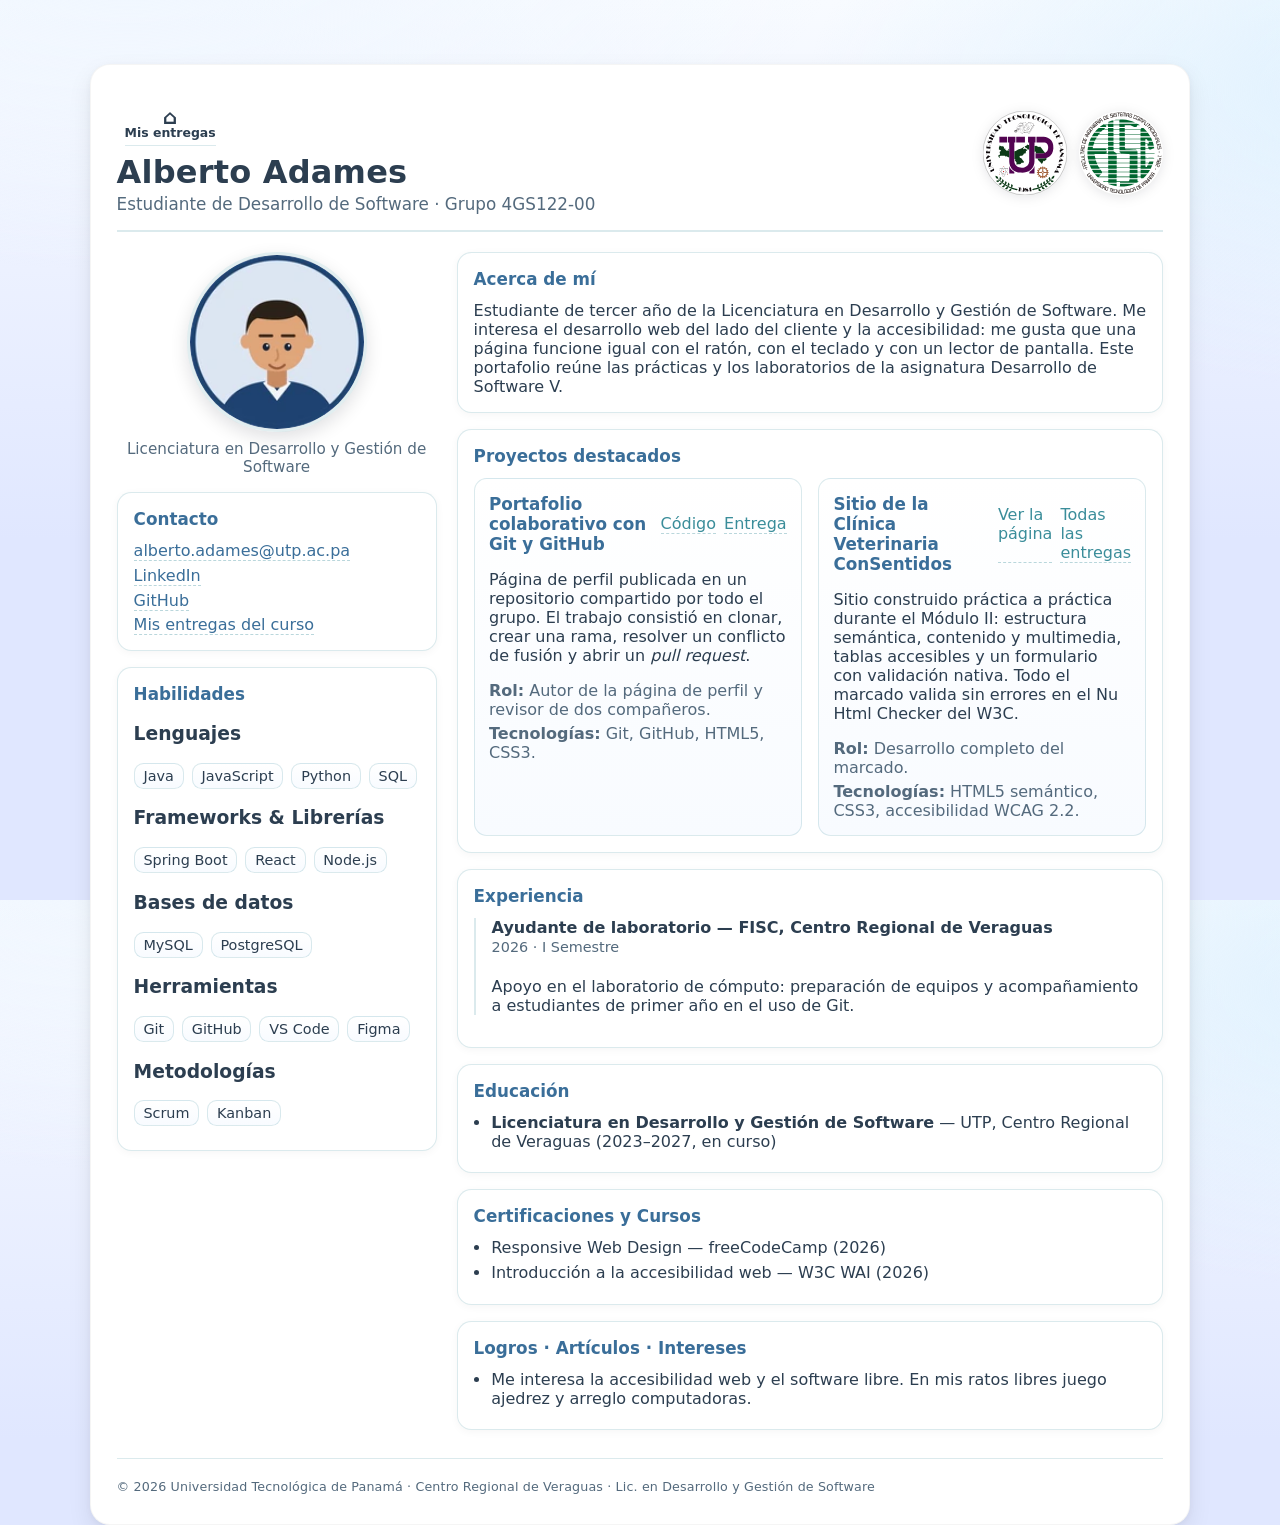
<file: docs/index.html>
<!DOCTYPE html>
<html lang="es">
  <head>
    <meta charset="utf-8">
    <meta name="viewport" content="width=device-width,initial-scale=1">
    <title>Alberto Adames — Perfil</title>

    <!-- CSS específico de esta página -->
    <link rel="stylesheet" href="./assets/css/about-adames-alberto.css">

    <!-- Descripción breve (práctica de metadatos/SEO) -->
    <meta
      name="description"
      content="Perfil de Alberto Adames, estudiante de la Licenciatura en Desarrollo y Gestión de Software (UTP FISC Veraguas).">
  </head>
  <body>
    <!-- Contenedor principal (layout en Grid definido en el CSS) -->
    <div class="page-grid">
      <header class="header">
        <div class="titulos">
          <!-- Navegación mínima (breadcrumb). Puedes añadir más tabs si el profe lo pide -->
          <div class="top-actions">
            <nav class="tabs-left" aria-label="Navegación">
              <a href="./modulos/index.html" class="tab-link is-active">
                <span class="ico" aria-hidden="true">&#8962;</span>
                <span class="label">Mis entregas</span>
              </a>
            </nav>
          </div>

          <!-- EDITA: nombre y tagline -->
          <h1 class="nombre">Alberto Adames</h1>
          <p class="tagline">Estudiante de Desarrollo de Software · Grupo 4GS122-00</p>
        </div>

        <!-- Logos institucionales (no cambiar rutas) -->
        <div class="logos">
          <img
            class="logo"
            src="./assets/img/logo-utp.svg"
            alt="Logo UTP">
          <img
            class="logo"
            src="./assets/img/logo-fisc.svg"
            alt="Logo FISC">
        </div>
      </header>

      <!-- Columna izquierda (foto + contacto + habilidades) -->
      <aside class="sidebar">
        <figure class="perfil">
          <img
            src="./assets/img/foto-adames-alberto-480.webp"
            srcset="
              ./assets/img/foto-adames-alberto-160.webp 160w,
              ./assets/img/foto-adames-alberto-320.webp 320w,
              ./assets/img/foto-adames-alberto-480.webp 480w,
              ./assets/img/foto-adames-alberto-640.webp 640w
            "
            sizes="(max-width: 700px) 128px, 160px"
            alt="Alberto Adames, estudiante de LDGS UTP FISC Veraguas"
            width="160"
            height="160"
            loading="lazy"
            decoding="async">
          <figcaption>
            Licenciatura en Desarrollo y Gestión de Software
          </figcaption>
        </figure>

        <section class="contacto card">
          <h2>Contacto</h2>
          <ul class="lista-contacto">
            <li>
              <a href="mailto:alberto.adames@utp.ac.pa">alberto.adames@utp.ac.pa</a>
            </li>
            <li>
              <a target="_blank" rel="noopener" href="https://www.linkedin.com/in/alberto-adames-ejemplo">LinkedIn</a>
            </li>
            <li>
              <a target="_blank" rel="noopener" href="https://github.com/alberto-adames-utp">GitHub</a>
            </li>
            <li>
              <a target="_blank" rel="noopener" href="./modulos/index.html">Mis entregas del curso</a>
            </li>
          </ul>
        </section>

        <!-- Añade o quita chips según tus tecnologías reales -->
        <section class="skills card">
          <h2>Habilidades</h2>

          <h3>Lenguajes</h3>
          <div class="chips">
            <span class="chip">Java</span>
            <span class="chip">JavaScript</span>
            <span class="chip">Python</span>
            <span class="chip">SQL</span>
          </div>

          <h3>Frameworks & Librerías</h3>
          <div class="chips">
            <span class="chip">Spring Boot</span>
            <span class="chip">React</span>
            <span class="chip">Node.js</span>
          </div>

          <h3>Bases de datos</h3>
          <div class="chips">
            <span class="chip">MySQL</span>
            <span class="chip">PostgreSQL</span>
          </div>

          <h3>Herramientas</h3>
          <div class="chips">
            <span class="chip">Git</span>
            <span class="chip">GitHub</span>
            <span class="chip">VS Code</span>
            <span class="chip">Figma</span>
          </div>

          <h3>Metodologías</h3>
          <div class="chips">
            <span class="chip">Scrum</span>
            <span class="chip">Kanban</span>
          </div>
        </section>
      </aside>

      <!-- Columna derecha (contenido principal) -->
      <main class="contenido">
        <section class="resumen card">
          <h2>Acerca de mí</h2>
          <p>
            Estudiante de tercer año de la Licenciatura en Desarrollo y Gestión de
            Software. Me interesa el desarrollo web del lado del cliente y la
            accesibilidad: me gusta que una página funcione igual con el ratón, con
            el teclado y con un lector de pantalla. Este portafolio reúne las
            prácticas y los laboratorios de la asignatura Desarrollo de Software V.
          </p>
        </section>

        <!-- Duplica <article.proyecto> por cada proyecto -->
        <section class="proyectos card">
          <h2>Proyectos destacados</h2>
          <div class="proyectos-flex">
            <article class="proyecto">
              <header class="proyecto-head">
                <h3>Portafolio colaborativo con Git y GitHub</h3>
                <div class="proyecto-links">
                  <a target="_blank" rel="noopener noreferrer" href="https://github.com/joseperaltab-utp-fisc/dsv-m01-git-laboratorio-4gs122">Código</a>
                  <a href="./modulos/m01-control-versiones/index.html">Entrega</a>
                </div>
              </header>
              <p>
                Página de perfil publicada en un repositorio compartido por todo el
                grupo. El trabajo consistió en clonar, crear una rama, resolver un
                conflicto de fusión y abrir un <i>pull request</i>.
              </p>
              <p class="rol"><strong>Rol:</strong> Autor de la página de perfil y revisor de dos compañeros.</p>
              <p class="tech"><strong>Tecnologías:</strong> Git, GitHub, HTML5, CSS3.</p>
            </article>

            <article class="proyecto">
              <header class="proyecto-head">
                <h3>Sitio de la Clínica Veterinaria ConSentidos</h3>
                <div class="proyecto-links">
                  <a href="./modulos/m02-html/p01-estructura/">Ver la página</a>
                  <a href="./modulos/index.html">Todas las entregas</a>
                </div>
              </header>
              <p>
                Sitio construido práctica a práctica durante el Módulo II: estructura
                semántica, contenido y multimedia, tablas accesibles y un formulario
                con validación nativa. Todo el marcado valida sin errores en el
                Nu Html Checker del W3C.
              </p>
              <p class="rol"><strong>Rol:</strong> Desarrollo completo del marcado.</p>
              <p class="tech"><strong>Tecnologías:</strong> HTML5 semántico, CSS3, accesibilidad WCAG 2.2.</p>
            </article>
          </div>
        </section>

        <section class="experiencia card">
          <h2>Experiencia</h2>
          <ul class="timeline">
            <li>
              <div class="item">
                <h3>Ayudante de laboratorio — FISC, Centro Regional de Veraguas</h3>
                <span class="meta">2026 · I Semestre</span>
                <p>Apoyo en el laboratorio de cómputo: preparación de equipos y acompañamiento a estudiantes de primer año en el uso de Git.</p>
              </div>
            </li>
          </ul>
        </section>

        <section class="educacion card">
          <h2>Educación</h2>
          <ul class="listado-simple">
            <li>
              <strong>Licenciatura en Desarrollo y Gestión de Software</strong>
              — UTP, Centro Regional de Veraguas (2023–2027, en curso)
            </li>
          </ul>
        </section>

        <section class="certificaciones card">
          <h2>Certificaciones y Cursos</h2>
          <ul class="listado-simple">
            <li>Responsive Web Design — freeCodeCamp (2026)</li>
            <li>Introducción a la accesibilidad web — W3C WAI (2026)</li>
          </ul>
        </section>

        <section class="extra card">
          <h2>Logros · Artículos · Intereses</h2>
          <ul class="listado-simple">
            <li>Me interesa la accesibilidad web y el software libre. En mis ratos libres juego ajedrez y arreglo computadoras.</li>
          </ul>
        </section>
      </main>

      <footer class="footer">
        <small>
          © 2026 Universidad Tecnológica de Panamá · Centro Regional de Veraguas
          · Lic. en Desarrollo y Gestión de Software
        </small>
      </footer>
    </div>
  </body>
</html>
</file>
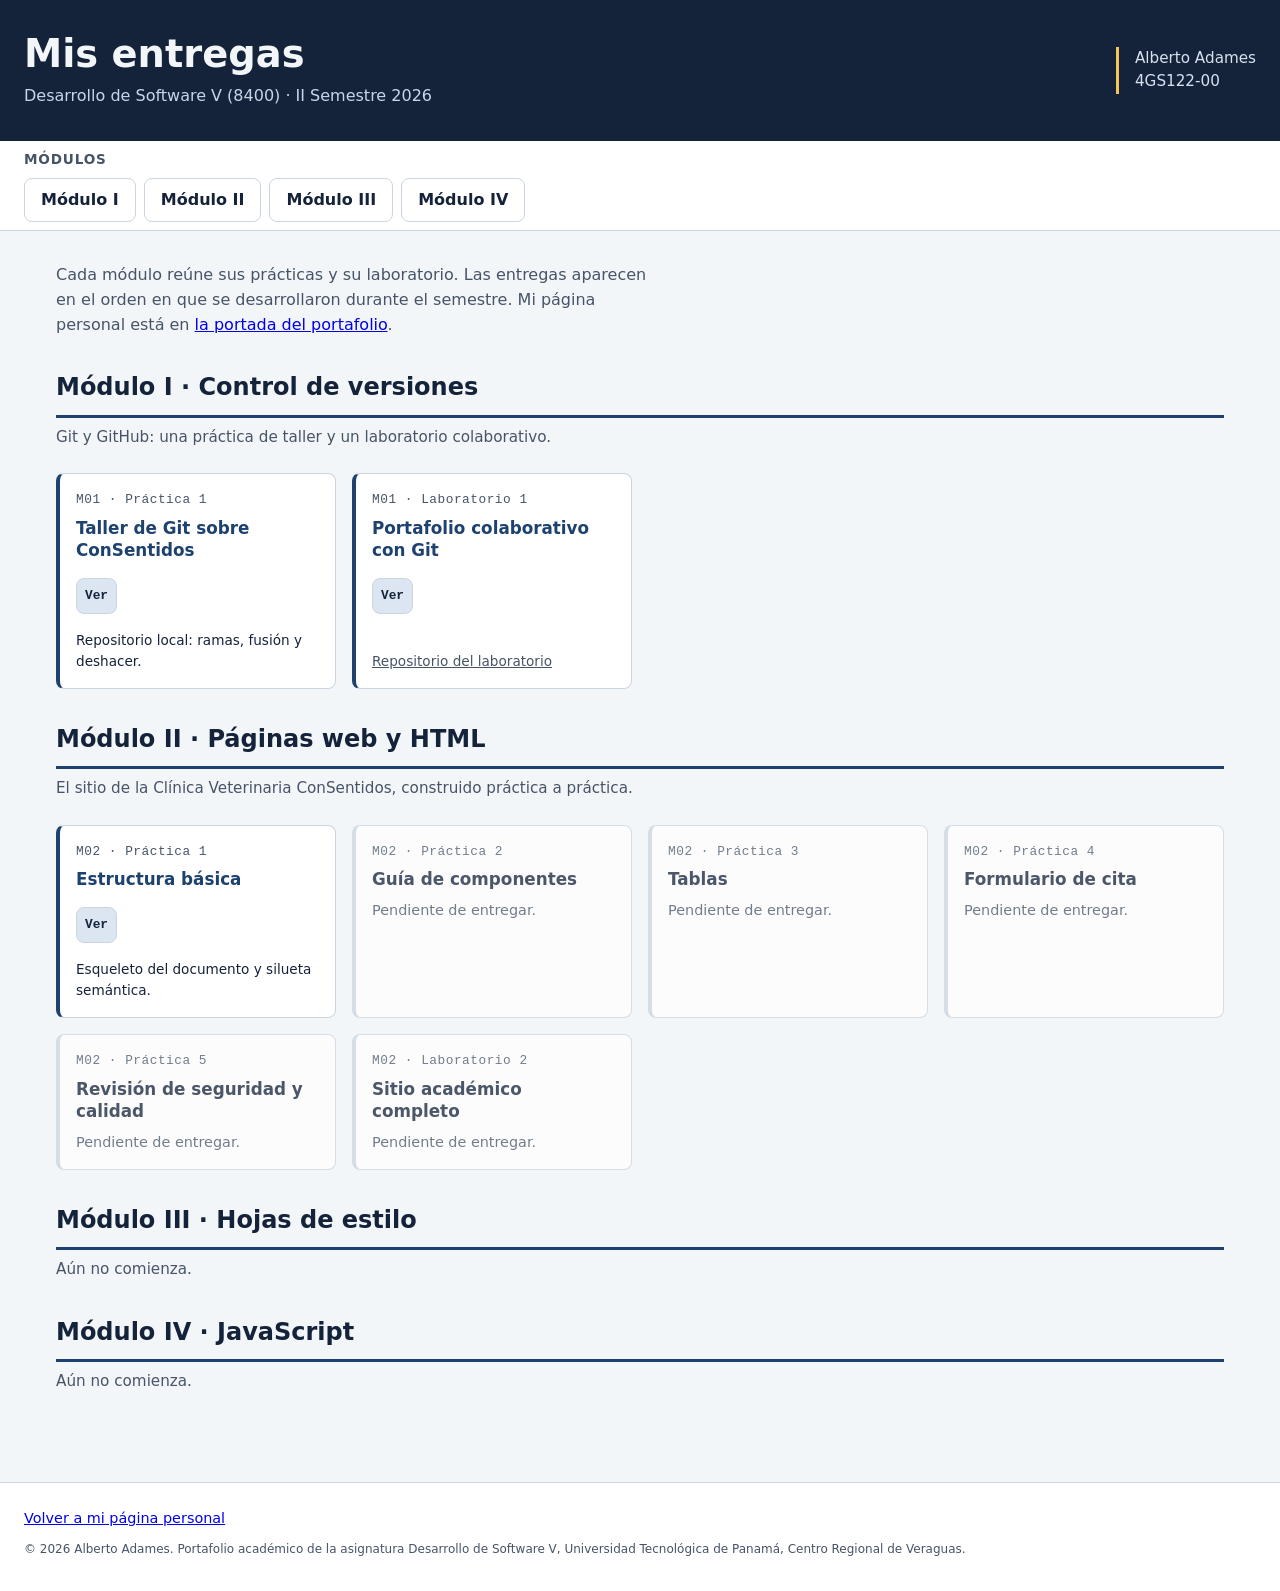
<file: docs/modulos/index.html>
<!DOCTYPE html>
<html lang="es">

<head>
  <meta charset="UTF-8">
  <meta name="viewport" content="width=device-width, initial-scale=1">
  <meta name="description"
        content="Prácticas y laboratorios de Alberto Adames en la asignatura Desarrollo de Software V.">
  <meta name="author" content="Alberto Adames">
  <title>Mis entregas | Alberto Adames</title>
  <link rel="stylesheet" href="../assets/css/entregas.css">
</head>

<body>
  <a href="#contenido">Saltar al contenido</a>

  <header>
    <hgroup>
      <h1>Mis entregas</h1>
      <p>Desarrollo de Software V (8400) · II Semestre 2026</p>
    </hgroup>
    <p>
      Alberto Adames<br>
      4GS122-00
    </p>
  </header>

  <nav aria-label="Módulos">
    <h2>Módulos</h2>
    <ul>
      <li><a href="#m01">Módulo I</a></li>
      <li><a href="#m02">Módulo II</a></li>
      <li><a href="#m03">Módulo III</a></li>
      <li><a href="#m04">Módulo IV</a></li>
    </ul>
  </nav>

  <main id="contenido">
    <p class="intro">
      Cada módulo reúne sus prácticas y su laboratorio. Las entregas aparecen en
      el orden en que se desarrollaron durante el semestre. Mi página personal
      está en <a href="../index.html">la portada del portafolio</a>.
    </p>

    <section id="m01">
      <h2>Módulo I · Control de versiones</h2>
      <p class="resumen">Git y GitHub: una práctica de taller y un laboratorio colaborativo.</p>
      <ul class="estudiantes">
        <li>
          <article>
            <p class="codigo">M01 · Práctica 1</p>
            <h3><a href="m01-control-versiones/p01-taller-git/">Taller de Git sobre ConSentidos</a></h3>
            <ul class="entregas">
              <li><a href="m01-control-versiones/p01-taller-git/">Ver</a></li>
            </ul>
            <p class="repo">Repositorio local: ramas, fusión y deshacer.</p>
          </article>
        </li>
        <li>
          <article>
            <p class="codigo">M01 · Laboratorio 1</p>
            <h3><a href="m01-control-versiones/lab01-github/">Portafolio colaborativo con Git</a></h3>
            <ul class="entregas">
              <li><a href="m01-control-versiones/lab01-github/">Ver</a></li>
            </ul>
            <p class="repo">
              <a href="https://github.com/joseperaltab-utp-fisc/dsv-m01-git-laboratorio-4gs122">Repositorio del laboratorio</a>
            </p>
          </article>
        </li>
      </ul>
    </section>

    <section id="m02">
      <h2>Módulo II · Páginas web y HTML</h2>
      <p class="resumen">
        El sitio de la Clínica Veterinaria ConSentidos, construido práctica a práctica.
      </p>
      <ul class="estudiantes">
        <li>
          <article>
            <p class="codigo">M02 · Práctica 1</p>
            <h3><a href="m02-html/p01-estructura/">Estructura básica</a></h3>
            <ul class="entregas">
              <li><a href="m02-html/p01-estructura/">Ver</a></li>
            </ul>
            <p class="repo">Esqueleto del documento y silueta semántica.</p>
          </article>
        </li>
        <li>
          <article class="pendiente">
            <p class="codigo">M02 · Práctica 2</p>
            <h3>Guía de componentes</h3>
            <p class="aviso">Pendiente de entregar.</p>
          </article>
        </li>
        <li>
          <article class="pendiente">
            <p class="codigo">M02 · Práctica 3</p>
            <h3>Tablas</h3>
            <p class="aviso">Pendiente de entregar.</p>
          </article>
        </li>
        <li>
          <article class="pendiente">
            <p class="codigo">M02 · Práctica 4</p>
            <h3>Formulario de cita</h3>
            <p class="aviso">Pendiente de entregar.</p>
          </article>
        </li>
        <li>
          <article class="pendiente">
            <p class="codigo">M02 · Práctica 5</p>
            <h3>Revisión de seguridad y calidad</h3>
            <p class="aviso">Pendiente de entregar.</p>
          </article>
        </li>
        <li>
          <article class="pendiente">
            <p class="codigo">M02 · Laboratorio 2</p>
            <h3>Sitio académico completo</h3>
            <p class="aviso">Pendiente de entregar.</p>
          </article>
        </li>
      </ul>
    </section>

    <section id="m03">
      <h2>Módulo III · Hojas de estilo</h2>
      <p class="resumen">Aún no comienza.</p>
    </section>

    <section id="m04">
      <h2>Módulo IV · JavaScript</h2>
      <p class="resumen">Aún no comienza.</p>
    </section>
  </main>

  <footer>
    <p><a href="../index.html">Volver a mi página personal</a></p>
    <p>
      <small>&copy; 2026 Alberto Adames. Portafolio académico de la asignatura
      Desarrollo de Software V, Universidad Tecnológica de Panamá, Centro
      Regional de Veraguas.</small>
    </p>
  </footer>
</body>

</html>
</file>
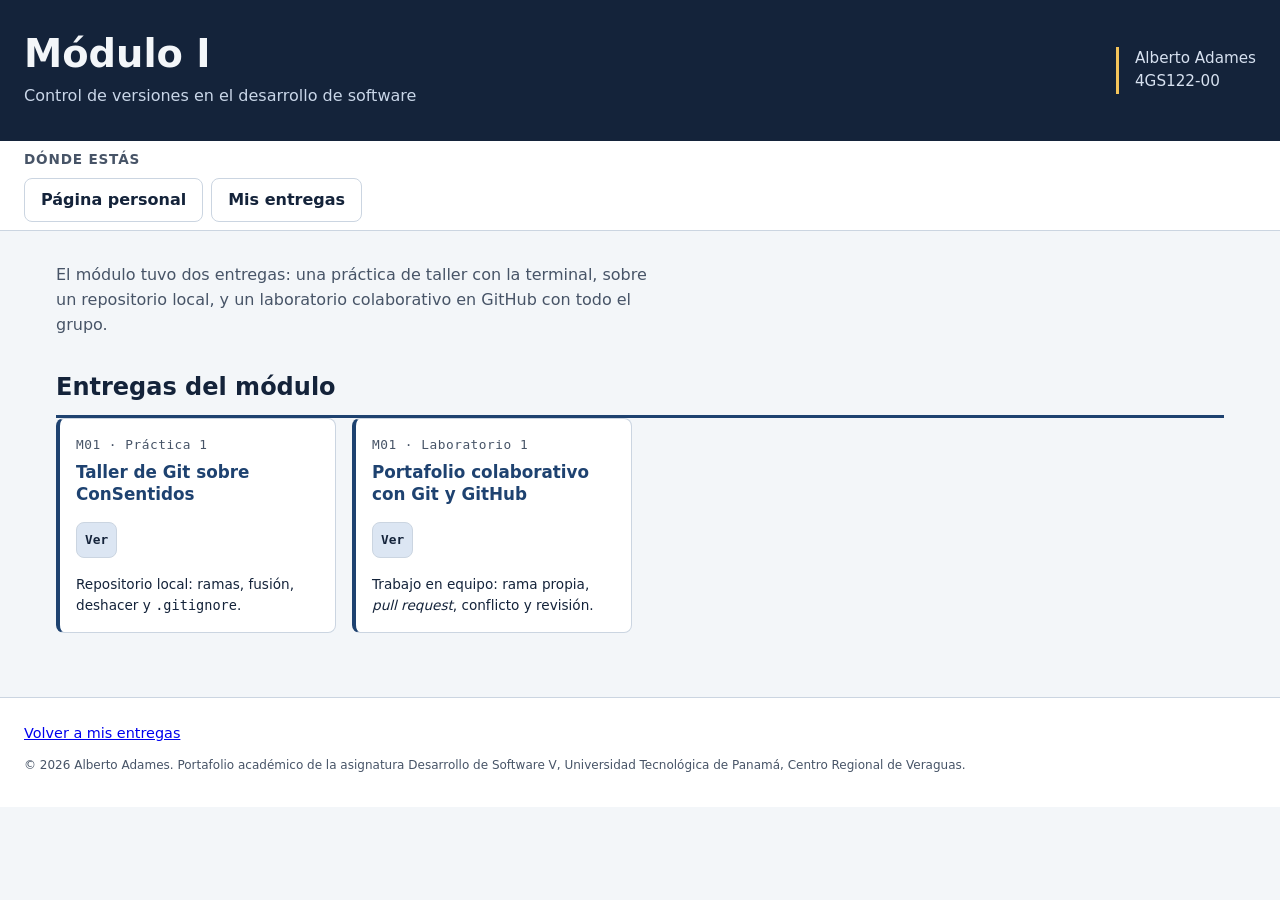
<file: docs/modulos/m01-control-versiones/index.html>
<!DOCTYPE html>
<html lang="es">

<head>
  <meta charset="UTF-8">
  <meta name="viewport" content="width=device-width, initial-scale=1">
  <meta name="description"
        content="Entregas del Módulo I, Control de versiones, de Alberto Adames.">
  <meta name="author" content="Alberto Adames">
  <title>Módulo I · Control de versiones | Alberto Adames</title>
  <link rel="stylesheet" href="../../assets/css/entregas.css">
</head>

<body>
  <a href="#contenido">Saltar al contenido</a>

  <header>
    <hgroup>
      <h1>Módulo I</h1>
      <p>Control de versiones en el desarrollo de software</p>
    </hgroup>
    <p>
      Alberto Adames<br>
      4GS122-00
    </p>
  </header>

  <nav aria-label="Navegación del portafolio">
    <h2>Dónde estás</h2>
    <ul>
      <li><a href="../../index.html">Página personal</a></li>
      <li><a href="../index.html">Mis entregas</a></li>
    </ul>
  </nav>

  <main id="contenido">
    <p class="intro">
      El módulo tuvo dos entregas: una práctica de taller con la terminal, sobre
      un repositorio local, y un laboratorio colaborativo en GitHub con todo el
      grupo.
    </p>

    <section>
      <h2>Entregas del módulo</h2>
      <ul class="estudiantes">
        <li>
          <article>
            <p class="codigo">M01 · Práctica 1</p>
            <h3><a href="p01-taller-git/">Taller de Git sobre ConSentidos</a></h3>
            <ul class="entregas">
              <li><a href="p01-taller-git/">Ver</a></li>
            </ul>
            <p class="repo">
              Repositorio local: ramas, fusión, deshacer y <code>.gitignore</code>.
            </p>
          </article>
        </li>
        <li>
          <article>
            <p class="codigo">M01 · Laboratorio 1</p>
            <h3><a href="lab01-github/">Portafolio colaborativo con Git y GitHub</a></h3>
            <ul class="entregas">
              <li><a href="lab01-github/">Ver</a></li>
            </ul>
            <p class="repo">
              Trabajo en equipo: rama propia, <i>pull request</i>, conflicto y revisión.
            </p>
          </article>
        </li>
      </ul>
    </section>
  </main>

  <footer>
    <p><a href="../index.html">Volver a mis entregas</a></p>
    <p>
      <small>&copy; 2026 Alberto Adames. Portafolio académico de la asignatura
      Desarrollo de Software V, Universidad Tecnológica de Panamá, Centro
      Regional de Veraguas.</small>
    </p>
  </footer>
</body>

</html>
</file>
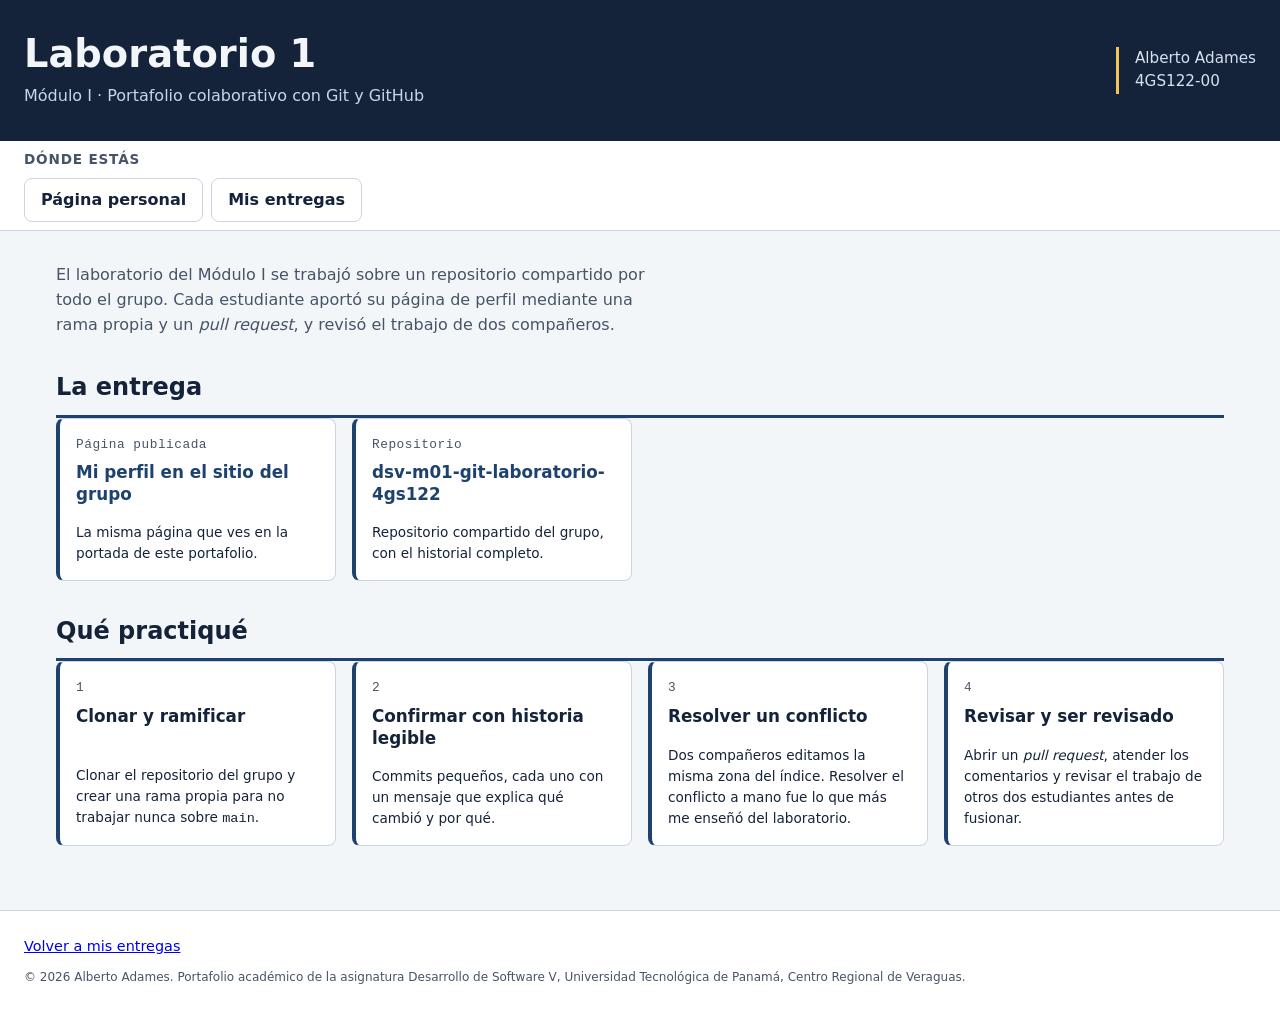
<file: docs/modulos/m01-control-versiones/lab01-github/index.html>
<!DOCTYPE html>
<html lang="es">

<head>
  <meta charset="UTF-8">
  <meta name="viewport" content="width=device-width, initial-scale=1">
  <meta name="description"
        content="Laboratorio 1 del Módulo I: portafolio colaborativo con Git y GitHub.">
  <meta name="author" content="Alberto Adames">
  <title>Módulo I · Laboratorio 1 | Alberto Adames</title>
  <link rel="stylesheet" href="../../../assets/css/entregas.css">
</head>

<body>
  <a href="#contenido">Saltar al contenido</a>

  <header>
    <hgroup>
      <h1>Laboratorio 1</h1>
      <p>Módulo I · Portafolio colaborativo con Git y GitHub</p>
    </hgroup>
    <p>
      Alberto Adames<br>
      4GS122-00
    </p>
  </header>

  <nav aria-label="Navegación del portafolio">
    <h2>Dónde estás</h2>
    <ul>
      <li><a href="../../../index.html">Página personal</a></li>
      <li><a href="../../index.html">Mis entregas</a></li>
    </ul>
  </nav>

  <main id="contenido">
    <p class="intro">
      El laboratorio del Módulo I se trabajó sobre un repositorio compartido por
      todo el grupo. Cada estudiante aportó su página de perfil mediante una
      rama propia y un <i>pull request</i>, y revisó el trabajo de dos
      compañeros.
    </p>

    <section>
      <h2>La entrega</h2>
      <ul class="estudiantes">
        <li>
          <article>
            <p class="codigo">Página publicada</p>
            <h3>
              <a href="https://joseperaltab-utp-fisc.github.io/dsv-m01-git-laboratorio-4gs122/alumnos/adames-alberto/about-adames-alberto.html">
                Mi perfil en el sitio del grupo
              </a>
            </h3>
            <p class="repo">La misma página que ves en la portada de este portafolio.</p>
          </article>
        </li>
        <li>
          <article>
            <p class="codigo">Repositorio</p>
            <h3>
              <a href="https://github.com/joseperaltab-utp-fisc/dsv-m01-git-laboratorio-4gs122">
                dsv-m01-git-laboratorio-4gs122
              </a>
            </h3>
            <p class="repo">Repositorio compartido del grupo, con el historial completo.</p>
          </article>
        </li>
      </ul>
    </section>

    <section>
      <h2>Qué practiqué</h2>
      <ul class="estudiantes">
        <li>
          <article>
            <p class="codigo">1</p>
            <h3>Clonar y ramificar</h3>
            <p class="repo">
              Clonar el repositorio del grupo y crear una rama propia para no
              trabajar nunca sobre <code>main</code>.
            </p>
          </article>
        </li>
        <li>
          <article>
            <p class="codigo">2</p>
            <h3>Confirmar con historia legible</h3>
            <p class="repo">
              Commits pequeños, cada uno con un mensaje que explica qué cambió y
              por qué.
            </p>
          </article>
        </li>
        <li>
          <article>
            <p class="codigo">3</p>
            <h3>Resolver un conflicto</h3>
            <p class="repo">
              Dos compañeros editamos la misma zona del índice. Resolver el
              conflicto a mano fue lo que más me enseñó del laboratorio.
            </p>
          </article>
        </li>
        <li>
          <article>
            <p class="codigo">4</p>
            <h3>Revisar y ser revisado</h3>
            <p class="repo">
              Abrir un <i>pull request</i>, atender los comentarios y revisar el
              trabajo de otros dos estudiantes antes de fusionar.
            </p>
          </article>
        </li>
      </ul>
    </section>
  </main>

  <footer>
    <p><a href="../../index.html">Volver a mis entregas</a></p>
    <p>
      <small>&copy; 2026 Alberto Adames. Portafolio académico de la asignatura
      Desarrollo de Software V, Universidad Tecnológica de Panamá, Centro
      Regional de Veraguas.</small>
    </p>
  </footer>
</body>

</html>
</file>
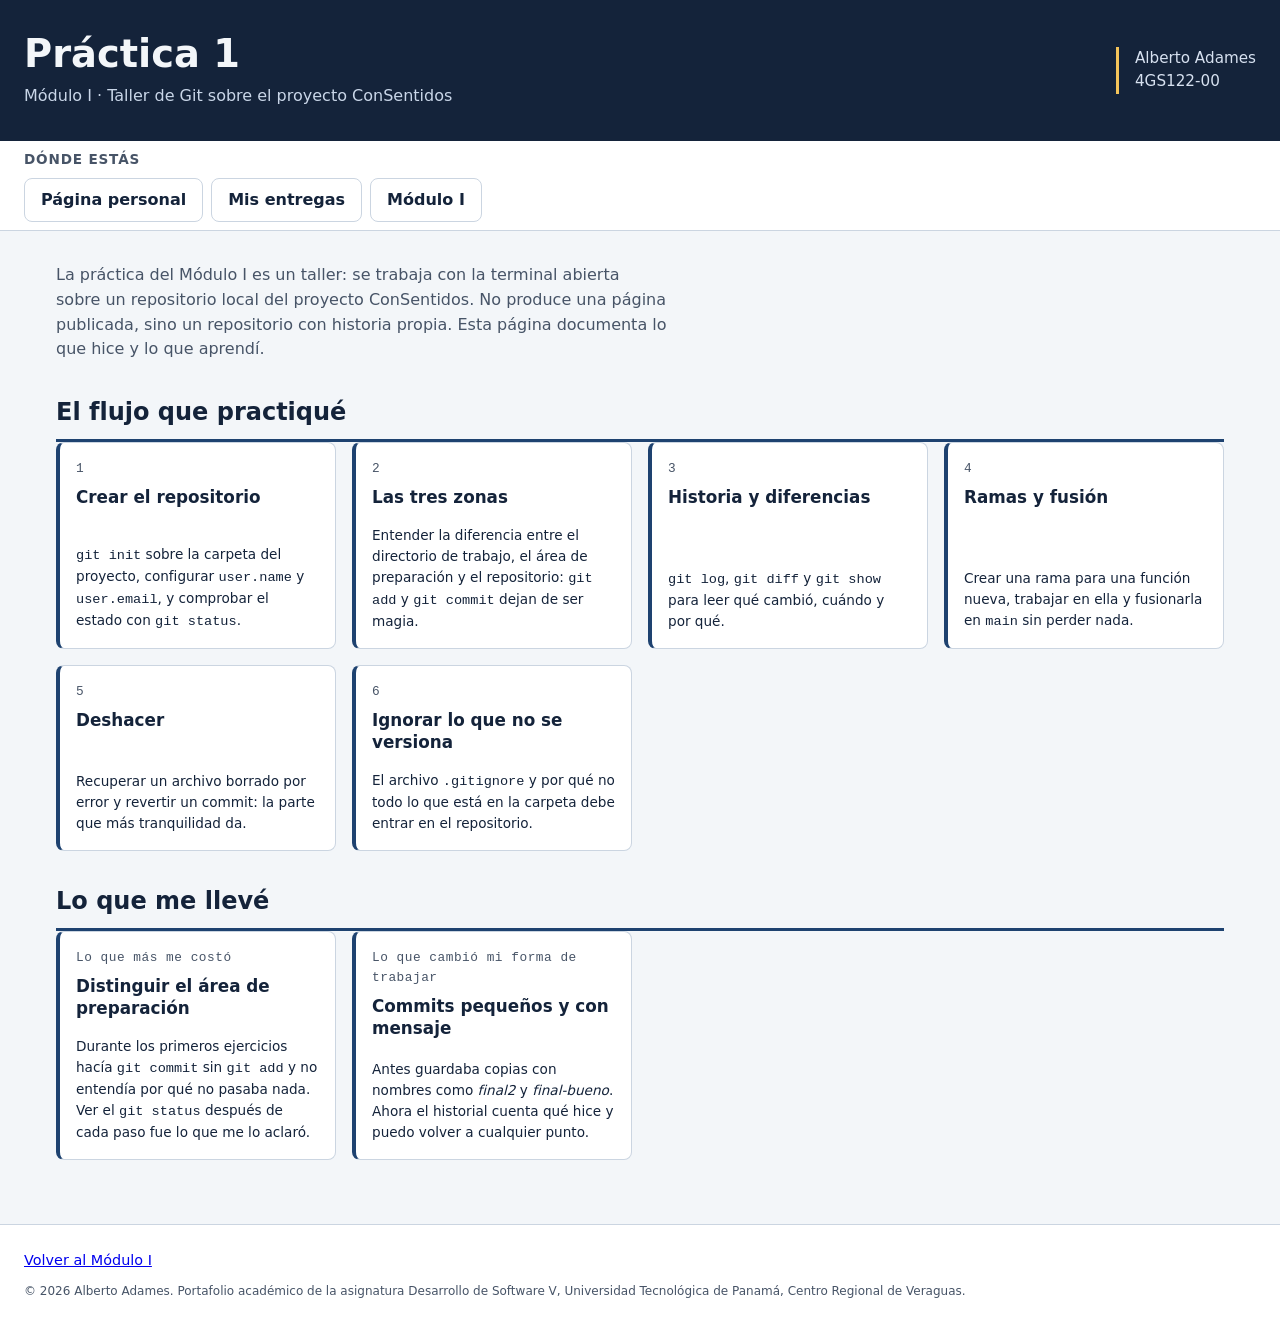
<file: docs/modulos/m01-control-versiones/p01-taller-git/index.html>
<!DOCTYPE html>
<html lang="es">

<head>
  <meta charset="UTF-8">
  <meta name="viewport" content="width=device-width, initial-scale=1">
  <meta name="description"
        content="Práctica 1 del Módulo I: taller de Git sobre el proyecto ConSentidos.">
  <meta name="author" content="Alberto Adames">
  <title>Módulo I · Práctica 1 | Alberto Adames</title>
  <link rel="stylesheet" href="../../../assets/css/entregas.css">
</head>

<body>
  <a href="#contenido">Saltar al contenido</a>

  <header>
    <hgroup>
      <h1>Práctica 1</h1>
      <p>Módulo I · Taller de Git sobre el proyecto ConSentidos</p>
    </hgroup>
    <p>
      Alberto Adames<br>
      4GS122-00
    </p>
  </header>

  <nav aria-label="Navegación del portafolio">
    <h2>Dónde estás</h2>
    <ul>
      <li><a href="../../../index.html">Página personal</a></li>
      <li><a href="../../index.html">Mis entregas</a></li>
      <li><a href="../index.html">Módulo I</a></li>
    </ul>
  </nav>

  <main id="contenido">
    <p class="intro">
      La práctica del Módulo I es un taller: se trabaja con la terminal abierta
      sobre un repositorio local del proyecto ConSentidos. No produce una página
      publicada, sino un repositorio con historia propia. Esta página documenta
      lo que hice y lo que aprendí.
    </p>

    <section>
      <h2>El flujo que practiqué</h2>
      <ul class="estudiantes">
        <li>
          <article>
            <p class="codigo">1</p>
            <h3>Crear el repositorio</h3>
            <p class="repo">
              <code>git init</code> sobre la carpeta del proyecto, configurar
              <code>user.name</code> y <code>user.email</code>, y comprobar el
              estado con <code>git status</code>.
            </p>
          </article>
        </li>
        <li>
          <article>
            <p class="codigo">2</p>
            <h3>Las tres zonas</h3>
            <p class="repo">
              Entender la diferencia entre el directorio de trabajo, el área de
              preparación y el repositorio: <code>git add</code> y
              <code>git commit</code> dejan de ser magia.
            </p>
          </article>
        </li>
        <li>
          <article>
            <p class="codigo">3</p>
            <h3>Historia y diferencias</h3>
            <p class="repo">
              <code>git log</code>, <code>git diff</code> y
              <code>git show</code> para leer qué cambió, cuándo y por qué.
            </p>
          </article>
        </li>
        <li>
          <article>
            <p class="codigo">4</p>
            <h3>Ramas y fusión</h3>
            <p class="repo">
              Crear una rama para una función nueva, trabajar en ella y
              fusionarla en <code>main</code> sin perder nada.
            </p>
          </article>
        </li>
        <li>
          <article>
            <p class="codigo">5</p>
            <h3>Deshacer</h3>
            <p class="repo">
              Recuperar un archivo borrado por error y revertir un commit:
              la parte que más tranquilidad da.
            </p>
          </article>
        </li>
        <li>
          <article>
            <p class="codigo">6</p>
            <h3>Ignorar lo que no se versiona</h3>
            <p class="repo">
              El archivo <code>.gitignore</code> y por qué no todo lo que está
              en la carpeta debe entrar en el repositorio.
            </p>
          </article>
        </li>
      </ul>
    </section>

    <section>
      <h2>Lo que me llevé</h2>
      <ul class="estudiantes">
        <li>
          <article>
            <p class="codigo">Lo que más me costó</p>
            <h3>Distinguir el área de preparación</h3>
            <p class="repo">
              Durante los primeros ejercicios hacía <code>git commit</code> sin
              <code>git add</code> y no entendía por qué no pasaba nada.
              Ver el <code>git status</code> después de cada paso fue lo que me
              lo aclaró.
            </p>
          </article>
        </li>
        <li>
          <article>
            <p class="codigo">Lo que cambió mi forma de trabajar</p>
            <h3>Commits pequeños y con mensaje</h3>
            <p class="repo">
              Antes guardaba copias con nombres como <i>final2</i> y
              <i>final-bueno</i>. Ahora el historial cuenta qué hice y puedo
              volver a cualquier punto.
            </p>
          </article>
        </li>
      </ul>
    </section>
  </main>

  <footer>
    <p><a href="../index.html">Volver al Módulo I</a></p>
    <p>
      <small>&copy; 2026 Alberto Adames. Portafolio académico de la asignatura
      Desarrollo de Software V, Universidad Tecnológica de Panamá, Centro
      Regional de Veraguas.</small>
    </p>
  </footer>
</body>

</html>
</file>
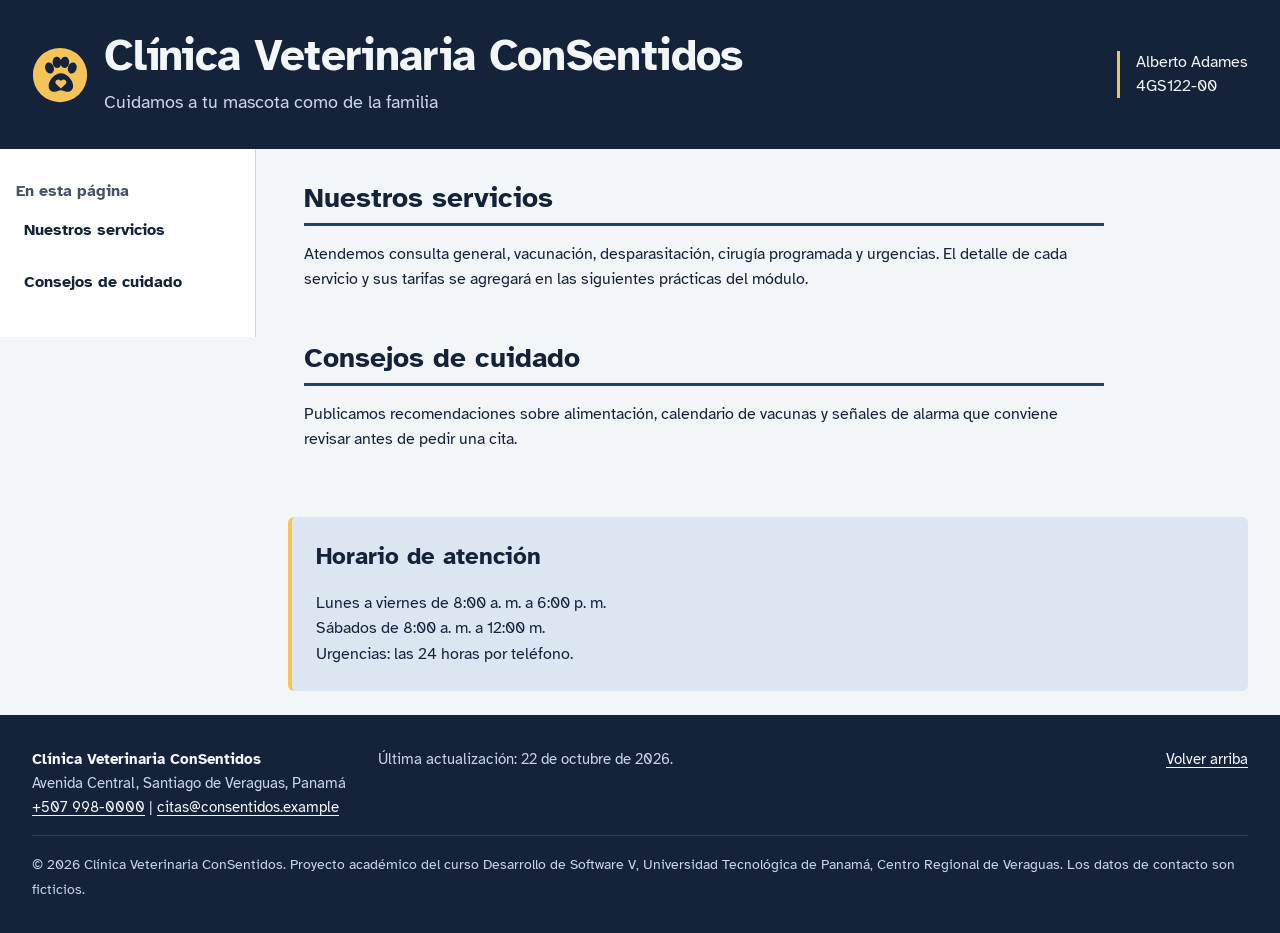
<file: docs/modulos/m02-html/p01-estructura/index.html>
<!DOCTYPE html>
<!-- =====================================================================
     Práctica 1 — Estructura básica de un documento HTML
     Sitio de la Clínica Veterinaria ConSentidos
     Desarrollo de Software V · Módulo II · Unidad 2 (secciones 2.1 a 2.3)
     ===================================================================== -->
<html lang="es">

<head>
  <!-- Codificación: debe ir dentro de los primeros 1024 bytes del documento.
       Sin ella, las tildes y las eñes pueden mostrarse como símbolos extraños. -->
  <meta charset="UTF-8">

  <!-- Encuadre en pantallas pequeñas: ancho del dispositivo y escala inicial 1. -->
  <meta name="viewport" content="width=device-width, initial-scale=1">

  <!-- Resumen del contenido: es el texto que suelen mostrar los buscadores. -->
  <meta name="description"
        content="Clínica Veterinaria ConSentidos en Santiago de Veraguas: consulta, vacunación y cirugía para perros y gatos.">

  <!-- Autoría de la página. Escribe aquí tu nombre completo. -->
  <meta name="author" content="Alberto Adames">

  <!-- Título: se ve en la pestaña y en los marcadores. Es único por página. -->
  <title>Inicio | Clínica Veterinaria ConSentidos</title>

  <!-- Icono de la pestaña. -->
  <link rel="icon" href="assets/img/logo-consentidos.svg" type="image/svg+xml">

  <!-- Hoja de estilos: el HTML no define la presentación, solo la estructura. -->
  <link rel="stylesheet" href="assets/css/consentidos.css">
</head>

<body>
  <!-- Primer enlace del documento: permite saltar la navegación con el teclado.
       Está oculto hasta que recibe el foco con la tecla Tab. -->
  <a href="#contenido">Saltar al contenido</a>

  <!-- CABECERA ==========================================================
       El <hgroup> agrupa el título de la página con un párrafo que actúa
       como subtítulo. El segundo <p>, hijo directo del <header>, lleva tus
       datos y debe quedar siempre visible en la parte superior. -->
  <header id="inicio">
    <img src="assets/img/logo-consentidos.svg" alt="" width="64" height="64">

    <hgroup>
      <h1>Clínica Veterinaria ConSentidos</h1>
      <p>Cuidamos a tu mascota como de la familia</p>
    </hgroup>

    <p>
      Alberto Adames<br>
      4GS122-00
    </p>
  </header>

  <!-- NAVEGACIÓN ========================================================-
       Por ahora enlaza las secciones de esta misma página. En la Práctica 2
       se ampliará con las demás páginas del sitio. -->
  <nav aria-label="Secciones de esta página">
    <h2>En esta página</h2>
    <ul>
      <li><a href="#servicios">Nuestros servicios</a></li>
      <li><a href="#consejos">Consejos de cuidado</a></li>
    </ul>
  </nav>

  <!-- CONTENIDO PRINCIPAL ================================================-
       Solo puede haber un <main> visible por página: es el contenido propio
       de este documento, sin la cabecera, la navegación ni el pie. -->
  <main id="contenido">

    <!-- Una <section> agrupa contenido relacionado y empieza por su título.
         A diferencia de <article>, no tiene sentido fuera de esta página. -->
    <section id="servicios">
      <h2>Nuestros servicios</h2>
      <p>
        Atendemos consulta general, vacunación, desparasitación, cirugía
        programada y urgencias. El detalle de cada servicio y sus tarifas se
        agregará en las siguientes prácticas del módulo.
      </p>
    </section>

    <section id="consejos">
      <h2>Consejos de cuidado</h2>
      <p>
        Publicamos recomendaciones sobre alimentación, calendario de vacunas y
        señales de alarma que conviene revisar antes de pedir una cita.
      </p>
    </section>

  </main>

  <!-- CONTENIDO RELACIONADO ==============================================
       <aside> es información tangencial: acompaña al contenido principal,
       pero se entiende por separado. -->
  <aside>
    <h2>Horario de atención</h2>
    <p>
      Lunes a viernes de 8:00 a. m. a 6:00 p. m.<br>
      Sábados de 8:00 a. m. a 12:00 m.<br>
      Urgencias: las 24 horas por teléfono.
    </p>
  </aside>

  <!-- PIE DE PÁGINA ======================================================-
       <address> es el elemento correcto para los datos de contacto del
       responsable del contenido; no para cualquier dirección postal. -->
  <footer>
    <address>
      <strong>Clínica Veterinaria ConSentidos</strong><br>
      Avenida Central, Santiago de Veraguas, Panamá<br>
      <a href="tel:+50799800000">+507 998-0000</a> |
      <a href="mailto:citas@consentidos.example">citas@consentidos.example</a>
    </address>

    <p>
      Última actualización:
      <time datetime="2026-10-22">22 de octubre de 2026</time>.
    </p>

    <p><a href="#inicio">Volver arriba</a></p>

    <p>
      <small>
        &copy; 2026 Clínica Veterinaria ConSentidos. Proyecto académico del
        curso Desarrollo de Software V, Universidad Tecnológica de Panamá,
        Centro Regional de Veraguas. Los datos de contacto son ficticios.
      </small>
    </p>
  </footer>
</body>

</html>
</file>
<file: docs/assets/css/about-adames-alberto.css>
/* file: site/alumnos/apellidos-nombre/assets/css/about-apellidos-nombre.css */
/* -----------------------------------------------------------------------
   Hoja de estilos del PERFIL del estudiante
   Cómo personalizar SIN romper el diseño:
     1) Cambia colores solo en la sección "PALETA (edita aquí)".
     2) Mantén el resto del CSS tal cual (layout y componentes).
     3) Añade/quita chips o elementos en tu HTML, no aquí.
   ----------------------------------------------------------------------- */

/* ========================= PALETA (edita aquí) =========================
   Cambia únicamente estos valores para personalizar tu tema.
   Todo el sitio lee de estas variables (no busques colores sueltos). */
:root {
  /* Fondos (tintos muy claros) */
  --bg-50: #f8fbff;
  --bg-100: #eff6ff;
  --bg-aqua-100: #e0f2fe;   /* azul claro */
  --bg-indigo-100: #e0e7ff; /* índigo claro */

  /* Marca / énfasis (gama verdosa/teal) */
  --brand-500: #3a9986;
  --brand-600: #3a8d9a;
  --brand-700: #3a6e99;

  /* Tipografía y superficies */
  --ink-900: #2c3e50;  /* texto principal */
  --ink-700: #546a7d;  /* texto secundario */
  --card:    #ffffff;  /* superficie (tarjetas / contenedores) */

  /* Accesorios derivados */
  --border-soft: rgba(58, 141, 154, 0.18); /* borde sutil ligado a brand */
  --shadow-1:    0 10px 25px rgba(2, 6, 23, 0.08), 0 2px 6px rgba(2, 6, 23, 0.04);
}

/* ===========================================
   RESETEO BÁSICO / TIPOGRAFÍA GLOBAL
   Mantiene el layout estable y la fuente del sistema.
   =========================================== */
* { box-sizing: border-box; }
html, body { height: 100%; }

body {
  margin: 0;
  font-family: system-ui, -apple-system, "Segoe UI", Roboto, "Helvetica Neue",
    Arial, "Noto Sans", "Liberation Sans", sans-serif;
  color: var(--ink-900);

  /* Fondo con gradientes suaves controlados por la paleta */
  background:
    radial-gradient(1200px 600px at 10% -10%, var(--bg-100), transparent 60%),
    radial-gradient(1000px 500px at 110% 10%, var(--bg-aqua-100), transparent 60%),
    linear-gradient(180deg, var(--bg-50), var(--bg-indigo-100) 60%, var(--bg-indigo-100));
}

/* ========================= GRID GENERAL DE LA PÁGINA =========================
   Móvil: 1 columna. ≥900px: 2 columnas (sidebar + contenido). */
.page-grid {
  display: grid;
  grid-template-columns: 1fr; /* móvil: 1 columna */
  grid-template-rows: auto auto 1fr auto; /* header, sidebar (móvil), contenido, footer */
  grid-template-areas:
    "header"
    "sidebar"
    "contenido"
    "footer";
  gap: 1.25rem;
  max-width: 1100px;
  margin: 4rem auto;
  padding: clamp(1rem, 2vw, 2rem);
  background: var(--card);
  border-radius: 1.25rem;
  box-shadow: var(--shadow-1);
  border: 1px solid rgba(2, 6, 23, 0.04);
}

@media (min-width: 900px) {
  .page-grid {
    grid-template-columns: 320px 1fr;
    grid-template-rows: auto 1fr auto; /* header, cuerpo, footer */
    grid-template-areas:
      "header header"
      "sidebar contenido"
      "footer footer";
  }
}

/* ========================= HEADER (Flex interno) =========================
   Títulos a la izquierda; logos a la derecha. */
.header {
  grid-area: header;
  display: flex; /* organiza títulos y logos */
  align-items: center;
  justify-content: space-between;
  gap: 1rem;
  padding-bottom: 1rem;
  border-bottom: 2px solid var(--border-soft);
}

.titulos { flex: 1 1 auto; }

.nombre {
  margin: 0 0 0.25rem;
  font-size: clamp(1.4rem, 3vw, 2rem);
  line-height: 1.15;
  letter-spacing: 0.2px;
}

.tagline {
  margin: 0;
  color: var(--ink-700);
  font-size: clamp(0.95rem, 1.6vw, 1.05rem);
}

.logos {
  display: flex; /* logos lado a lado */
  align-items: center;
  gap: 0.75rem;
  flex-shrink: 0;
}

.logo {
  width: clamp(56px, 10vw, 84px);
  height: auto;
  filter: drop-shadow(0 2px 6px rgba(2, 6, 23, 0.1));
  border-radius: 0.3rem;
}

/* ========================= SIDEBAR (Flex interno) =========================
   Columna izquierda: foto, contacto y habilidades. */
.sidebar {
  grid-area: sidebar;
  display: flex;
  flex-direction: column;
  gap: 1rem;
}

/* Imagen de perfil circular con recorte controlado */
.perfil {
  margin: 0;
  display: grid;
  gap: 0.5rem;
  justify-items: center;
  text-align: center;
}

.perfil img {
  width: var(--avatar-size, 160px);
  height: var(--avatar-size, 160px);
  aspect-ratio: 1 / 1;
  object-fit: cover;        /* rellena sin deformar */
  object-position: 60% 35%; /* ajusta encuadre (evita cortar cabello) */
  border-radius: 50%;       /* círculo perfecto */
  box-shadow: 0 6px 18px rgba(2, 6, 23, 0.12); /* sombra sutil */
  border: 3px solid rgba(58, 141, 154, 0.15);
}

.perfil figcaption {
  color: var(--ink-700);
  font-size: 0.95rem;
}

/* Tarjetas reutilizables (contacto, skills, etc.) */
.card {
  background: var(--card);
  border: 1px solid var(--border-soft);
  border-radius: 0.9rem;
  padding: 1rem;
  box-shadow: 0 2px 8px rgba(2, 6, 23, 0.04);
}

/* Títulos de sección dentro de tarjetas */
.contacto h2,
.skills h2,
.resumen h2,
.proyectos h2,
.experiencia h2,
.educacion h2,
.certificaciones h2,
.extra h2 {
  margin: 0 0 0.75rem;
  font-size: 1.05rem;
  color: var(--brand-700);
}

/* Lista de contacto con subrayado punteado (comunica clic) */
.lista-contacto {
  list-style: none;
  margin: 0;
  padding: 0;
  display: flex; /* columna */
  flex-direction: column;
  gap: 0.35rem;
}
.lista-contacto a {
  color: var(--brand-700);
  text-decoration: none;
  border-bottom: 1px dashed rgba(58, 141, 154, 0.35);
}
.lista-contacto a:hover {
  color: var(--brand-600);
  border-bottom-color: var(--brand-500);
}

/* Chips de skills (pastillas reusables) */
.chips {
  display: flex;
  flex-wrap: wrap;
  gap: 0.4rem 0.5rem;
  margin-bottom: 0.5rem;
}
.chip {
  display: inline-flex;
  align-items: center;
  padding: 0.25rem 0.55rem;
  border-radius: 0.6rem;
  background: linear-gradient(180deg, #ffffff, var(--bg-50));
  border: 1px solid var(--border-soft);
  font-size: 0.9rem;
  color: var(--ink-900);
}

/* ========================= CONTENIDO (Flex en secciones) ========================= */
.contenido {
  grid-area: contenido;
  display: flex;
  flex-direction: column;
  gap: 1rem;
}

.resumen p {
  margin: 0;
  color: var(--ink-900);
}

/* Proyectos: tarjetas con wrap para adaptarse a distintos anchos */
.proyectos-flex {
  display: flex;
  flex-wrap: wrap;
  gap: 1rem;
}
.proyecto {
  flex: 1 1 260px; /* se adapta con wrap */
  min-width: 240px;
  border: 1px solid var(--border-soft);
  border-radius: 0.8rem;
  padding: 0.9rem;
  background: linear-gradient(180deg, #fff, var(--bg-50));
}
.proyecto-head {
  display: flex; /* título + links */
  align-items: center;
  justify-content: space-between;
  gap: 0.5rem;
  margin-bottom: 0.5rem;
}
.proyecto h3 {
  margin: 0;
  font-size: 1.05rem;
  color: var(--brand-700);
}
.proyecto-links {
  display: flex;
  gap: 0.5rem;
}
.proyecto-links a {
  text-decoration: none;
  color: var(--brand-600);
  border-bottom: 1px dashed rgba(58, 141, 154, 0.35);
}
.proyecto-links a:hover {
  color: var(--brand-700);
}

.rol,
.tech {
  margin: 0.35rem 0 0;
  color: var(--ink-700);
}

/* Experiencia (timeline vertical sencillo) */
.timeline {
  list-style: none;
  margin: 0;
  padding: 0;
  display: flex;
  flex-direction: column;
  gap: 0.85rem;
}
.timeline .item {
  position: relative;
  padding-left: 1rem;
  border-left: 2px solid var(--border-soft);
}
.timeline .item h3 {
  margin: 0;
  font-size: 1rem;
}
.timeline .item .meta {
  display: inline-block;
  margin: 0.15rem 0 0.35rem;
  font-size: 0.9rem;
  color: var(--ink-700);
}

/* Listas simples (educación, certificaciones, etc.) */
.listado-simple {
  margin: 0;
  padding-left: 1.1rem;
}
.listado-simple li {
  margin: 0.35rem 0;
}

/* ========================= FOOTER ========================= */
.footer {
  grid-area: footer;
  margin-top: 0.5rem;
  padding-top: 1rem;
  border-top: 1px solid var(--border-soft);
  color: var(--ink-700);
  font-size: 0.95rem;
  line-height: 1.5;
  letter-spacing: 0.15px;
}

/* ========================= Tabbar simple (breadcrumb) ========================= */
.header { flex-wrap: wrap; }

.top-actions {
  flex-basis: 100%;
  padding: .5rem;
  margin-top: 0.5rem; /* antes estaba mal escrito como "margin: top" */
}
.tabs-left {
  display: inline-flex;
  gap: 1rem;
  border-bottom: 1px solid var(--border-soft);
  padding-bottom: 0.35rem;
  width: max-content; /* subrayado solo bajo los tabs */
}
.tab-link {
  display: flex;
  flex-direction: column;
  align-items: center;
  text-decoration: none;
  color: #8c8f93; /* gris inactivo */
  line-height: 1;
}
.tab-link .ico   { font-size: 20px; }
.tab-link .label { font-size: .78rem; }
.tab-link.is-active {
  color: var(--ink-900); /* activo más oscuro */
  font-weight: 600;
}
.tab-link:is(:hover, :focus-visible) {
  color: var(--brand-600);
  outline: none;
}

/* ========================= RESPONSIVE ESPECÍFICO ========================= */
@media (max-width: 700px) {
  :root { --avatar-size: 128px; }
}
@media (min-width: 1200px) {
  :root { --avatar-size: 180px; } /* un poco más grande en pantallas grandes */
}
@media (max-width: 700px) {
  .page-grid { margin: 2rem 1rem; }
  .header { flex-direction: column; align-items: flex-start; }
  .logos  { align-self: flex-end; }
}
</file>
<file: docs/assets/css/entregas.css>
/* =====================================================================
   entregas.css — Índice de entregas del portafolio
   Portafolio de Alberto Adames · 4GS121-00
   Misma paleta que consentidos.css, para que el curso se vea de una pieza.
   ===================================================================== */

:root {
  color-scheme: light dark;

  --tinta: #14233A;
  --marino: #1E4270;
  --marino-claro: #DCE6F3;
  --ambar: #F4C45A;
  --salvia: #2E6A4F;
  --fondo: #F3F6F9;
  --superficie: #FFFFFF;
  --borde: #CBD5E1;
  --texto: #14233A;
  --texto-suave: #475467;

  --fuente: system-ui, -apple-system, "Segoe UI", Roboto, sans-serif;
  --fuente-mono: ui-monospace, "Cascadia Code", Consolas, monospace;

  --e1: 0.5rem;
  --e2: 1rem;
  --e3: 1.5rem;
  --e4: 2rem;
  --radio: 0.5rem;
}

@media (prefers-color-scheme: dark) {
  :root {
    --fondo: #0F1824;
    --superficie: #17222F;
    --borde: #2C3A4C;
    --texto: #E6EDF6;
    --texto-suave: #9FB0C6;
    --marino-claro: #22334A;
  }
}

* { box-sizing: border-box; }

body {
  margin: 0;
  padding: 0;
  background-color: var(--fondo);
  color: var(--texto);
  font-family: var(--fuente);
  line-height: 1.55;
}

/* Enlace para saltar al contenido */
body > a:first-child {
  position: absolute;
  top: -10rem;
  left: var(--e2);
  z-index: 10;
  padding: var(--e1) var(--e2);
  border-radius: var(--radio);
  background-color: var(--ambar);
  color: #14233A;
  font-weight: 700;
}

body > a:first-child:focus { top: var(--e2); }

:focus-visible {
  outline: 3px solid var(--ambar);
  outline-offset: 2px;
}

/* ------------------------------------------------------------ cabecera */
body > header {
  display: flex;
  flex-wrap: wrap;
  align-items: center;
  gap: var(--e3);
  padding: var(--e4) var(--e3);
  background-color: var(--tinta);
  color: #F3F6F9;
}

body > header hgroup { margin: 0; }

body > header h1 {
  margin: 0;
  font-size: clamp(1.6rem, 1.1rem + 2.2vw, 2.4rem);
  line-height: 1.15;
}

body > header hgroup p {
  margin: var(--e1) 0 0;
  color: #C9D6E8;
}

body > header > p {
  margin: 0;
  margin-inline-start: auto;
  padding-left: var(--e2);
  border-left: 3px solid var(--ambar);
  font-size: 0.95rem;
  color: #D7E1F0;
}

/* ---------------------------------------------------------- navegación */
body > nav {
  padding: var(--e1) var(--e3);
  border-bottom: 1px solid var(--borde);
  background-color: var(--superficie);
}

body > nav h2 {
  margin: 0;
  font-size: 0.85rem;
  text-transform: uppercase;
  letter-spacing: 0.06em;
  color: var(--texto-suave);
}

body > nav ul {
  display: flex;
  flex-wrap: wrap;
  gap: var(--e1);
  margin: var(--e1) 0 0;
  padding: 0;
  list-style: none;
}

body > nav a {
  display: flex;
  align-items: center;
  min-height: 2.75rem;
  padding: 0 var(--e2);
  border: 1px solid var(--borde);
  border-radius: var(--radio);
  color: var(--texto);
  text-decoration: none;
  font-weight: 600;
}

body > nav a:hover { background-color: var(--marino-claro); }

/* ------------------------------------------------------------ contenido */
main {
  max-width: 76rem;
  margin: 0 auto;
  padding: var(--e4) var(--e3);
}

.intro {
  max-width: 60ch;
  margin: 0 0 var(--e4);
  color: var(--texto-suave);
}

main section + section { margin-top: var(--e4); }

main h2 {
  margin: 0;
  padding-bottom: var(--e1);
  border-bottom: 3px solid var(--marino);
  font-size: 1.5rem;
}

.resumen {
  margin: var(--e1) 0 var(--e3);
  color: var(--texto-suave);
  font-size: 0.95rem;
}

/* --------------------------------------------------------- estudiantes */
.estudiantes {
  display: grid;
  grid-template-columns: repeat(auto-fill, minmax(17rem, 1fr));
  gap: var(--e2);
  margin: 0;
  padding: 0;
  list-style: none;
}

.estudiantes article {
  display: flex;
  flex-direction: column;
  gap: var(--e1);
  height: 100%;
  padding: var(--e2);
  border: 1px solid var(--borde);
  border-left: 4px solid var(--marino);
  border-radius: var(--radio);
  background-color: var(--superficie);
}

.estudiantes article.pendiente {
  border-left-color: var(--borde);
  opacity: 0.75;
}

.codigo {
  margin: 0;
  font-family: var(--fuente-mono);
  font-size: 0.8rem;
  letter-spacing: 0.04em;
  color: var(--texto-suave);
}

.estudiantes h3 {
  margin: 0;
  font-size: 1.05rem;
  line-height: 1.3;
}

.estudiantes h3 a {
  color: var(--marino);
  text-decoration: none;
}

.estudiantes h3 a:hover { text-decoration: underline; }

.aviso {
  margin: 0;
  font-size: 0.9rem;
  color: var(--texto-suave);
}

/* Etiquetas de entrega */
.entregas {
  display: flex;
  flex-wrap: wrap;
  gap: 0.35rem;
  margin: var(--e1) 0 0;
  padding: 0;
  list-style: none;
}

.entregas a {
  display: inline-flex;
  align-items: center;
  justify-content: center;
  min-width: 2.5rem;
  min-height: 2.25rem;
  padding: 0 0.5rem;
  border: 1px solid var(--borde);
  border-radius: var(--radio);
  background-color: var(--marino-claro);
  color: var(--tinta);
  font-family: var(--fuente-mono);
  font-size: 0.8rem;
  font-weight: 700;
  text-decoration: none;
}

.entregas a:hover {
  background-color: var(--marino);
  color: #FFFFFF;
}

.repo {
  margin: auto 0 0;
  padding-top: var(--e1);
  font-size: 0.85rem;
}

.repo a { color: var(--texto-suave); }

/* ------------------------------------------------------------------ pie */
body > footer {
  margin-top: var(--e4);
  padding: var(--e3);
  border-top: 1px solid var(--borde);
  background-color: var(--superficie);
  color: var(--texto-suave);
  font-size: 0.9rem;
}

body > footer p { margin: 0 0 var(--e1); }

@media print {
  body > nav, body > a:first-child { display: none; }
  .estudiantes { grid-template-columns: repeat(3, 1fr); }
}
</file>
<file: docs/modulos/m02-html/p01-estructura/assets/css/consentidos.css>
/* =====================================================================
   consentidos.css — Hoja de estilos del sitio Clínica Veterinaria ConSentidos
   Desarrollo de Software V · Módulo II · Universidad Tecnológica de Panamá

   Cómo usarla
   - Enlázala en el <head> de cada página:
       <link rel="stylesheet" href="assets/css/consentidos.css">
   - Estiliza el HTML semántico casi sin clases. Si marcas bien la página
     (header, nav, main, section, article, footer...), se verá bien.
   - Única clase: .demo (área de demostración en la guía de componentes).

   Criterios de diseño
   - Contraste WCAG 2.2 AA: 4,5:1 en texto y 3:1 en controles.
   - Foco visible en todo lo interactivo; áreas de toque de 44 px o más.
   - Diseño adaptable desde el móvil; modo oscuro según el sistema.
   - Respeta la preferencia de reducir animaciones.

   Esta hoja se estudia y se modifica en el Módulo III (CSS).
   ===================================================================== */

/* ---------------------------------------------------------------------
   1. Tipografías (Atkinson Hyperlegible, diseñada para máxima legibilidad).
      Si no hay conexión, se usan las fuentes del sistema.
   --------------------------------------------------------------------- */
@import url("https://fonts.googleapis.com/css2?family=Atkinson+Hyperlegible:ital,wght@0,400;0,700;1,400;1,700&display=swap");
@import url("https://fonts.googleapis.com/css2?family=Atkinson+Hyperlegible+Mono:wght@400;700&display=swap");

/* ---------------------------------------------------------------------
   2. Variables de diseño (tokens): colores, tipografía y espaciado.
      Cambiar un valor aquí cambia todo el sitio.
   --------------------------------------------------------------------- */
:root {
  color-scheme: light dark;

  /* Paleta */
  --tinta: #14233A;          /* azul noche: texto y cabecera */
  --marino: #1E4270;         /* azul marino: enlaces y botones */
  --marino-claro: #DCE6F3;
  --salvia: #2E6A4F;         /* verde salvia: notas y confirmaciones */
  --salvia-claro: #E3F0E9;
  --ambar: #F4C45A;          /* ámbar: resaltado y foco */
  --rojo: #B42318;           /* errores de formulario */
  --fondo: #F3F6F9;
  --superficie: #FFFFFF;
  --borde: #CBD5E1;
  --borde-control: #6B7A90;  /* borde de campos: 3:1 sobre blanco */
  --texto: #14233A;
  --texto-suave: #475467;
  --codigo-fondo: #14233A;
  --codigo-texto: #E6EDF6;
  --cabecera-fondo: #14233A;
  --cabecera-texto: #F3F6F9;
  --cabecera-suave: #C9D6E8;
  --foco: #1E4270;

  /* Tipografía */
  --fuente: "Atkinson Hyperlegible", system-ui, -apple-system, "Segoe UI", Roboto, sans-serif;
  --fuente-mono: "Atkinson Hyperlegible Mono", ui-monospace, "Cascadia Code", Consolas, monospace;

  /* Espaciado en múltiplos de 8 px */
  --e1: 0.5rem;
  --e2: 1rem;
  --e3: 1.5rem;
  --e4: 2rem;
  --e6: 3rem;
  --radio: 6px;
  --ancho-lectura: 70ch;
}

/* Modo oscuro: solo se redefinen los colores */
@media (prefers-color-scheme: dark) {
  :root {
    --marino: #8DB7EC;
    --marino-claro: #1F3553;
    --salvia: #7CC4A0;
    --salvia-claro: #173427;
    --rojo: #F97066;
    --fondo: #0F1A2B;
    --superficie: #16243A;
    --borde: #2C3E57;
    --borde-control: #8A9BB3;
    --texto: #E6EDF6;
    --texto-suave: #A9B6C8;
    --codigo-fondo: #0A1320;
    --cabecera-fondo: #0A1320;
    --foco: #F4C45A;
  }
}

/* ---------------------------------------------------------------------
   3. Base del documento
   --------------------------------------------------------------------- */
*,
*::before,
*::after {
  box-sizing: border-box;
}

html {
  -webkit-text-size-adjust: 100%;
  text-size-adjust: 100%;
}

@media (prefers-reduced-motion: no-preference) {
  html {
    scroll-behavior: smooth;
  }
}

body {
  margin: 0;
  font-family: var(--fuente);
  font-size: 1rem;           /* 16 px: tamaño mínimo cómodo de lectura */
  line-height: 1.6;
  color: var(--texto);
  background-color: var(--fondo);
}

/* Los destinos de las anclas no quedan pegados al borde superior */
[id] {
  scroll-margin-top: var(--e3);
}

/* ---------------------------------------------------------------------
   4. Distribución general (grid): cabecera, índice, contenido y pie.
      En pantallas anchas el índice queda fijo a la izquierda.
   --------------------------------------------------------------------- */
body {
  display: grid;
  grid-template-columns: minmax(0, 1fr);
  grid-template-areas:
    "cabecera"
    "indice"
    "contenido"
    "lateral"
    "pie";
  min-height: 100vh;
  grid-template-rows: auto auto 1fr auto auto;
}

body > header { grid-area: cabecera; }
body > nav    { grid-area: indice; }
body > main   { grid-area: contenido; }
body > aside  { grid-area: lateral; }
body > footer { grid-area: pie; }

@media (min-width: 60rem) {
  body {
    grid-template-columns: 16rem minmax(0, 1fr);
    grid-template-rows: auto 1fr auto auto;
    grid-template-areas:
      "cabecera cabecera"
      "indice   contenido"
      "indice   lateral"
      "pie      pie";
  }
}

/* ---------------------------------------------------------------------
   4.1 Contenido lateral (<aside>): acompaña al contenido principal.
   --------------------------------------------------------------------- */
body > aside {
  margin: 0 var(--e3) var(--e3);
  padding: var(--e3);
  border-left: 4px solid var(--ambar);
  border-radius: var(--radio);
  background-color: var(--marino-claro);
}

body > aside > :first-child {
  margin-top: 0;
}

body > aside > :last-child {
  margin-bottom: 0;
}

@media (min-width: 60rem) {
  body > aside {
    margin-inline: var(--e4);
  }
}

/* ---------------------------------------------------------------------
   5. Enlace para saltar al contenido (accesibilidad con teclado).
      Es el primer enlace del <body>; aparece al recibir el foco.
   --------------------------------------------------------------------- */
body > a:first-child {
  position: absolute;
  top: -10rem;
  left: var(--e2);
  z-index: 10;
  padding: var(--e1) var(--e2);
  border-radius: var(--radio);
  background-color: var(--ambar);
  color: #14233A;
  font-weight: 700;
}

body > a:first-child:focus {
  top: var(--e2);
}

/* ---------------------------------------------------------------------
   6. Cabecera del sitio
   --------------------------------------------------------------------- */
body > header {
  display: flex;
  flex-wrap: wrap;
  align-items: center;
  gap: var(--e2);
  padding: var(--e4) var(--e3);
  background-color: var(--cabecera-fondo);
  color: var(--cabecera-texto);
}

body > header img {
  flex-shrink: 0;
  width: 2.75rem;
  height: 2.75rem;
}

@media (min-width: 40rem) {
  body > header img {
    width: 3.5rem;
    height: 3.5rem;
  }
}

body > header h1 {
  margin: 0;
  font-size: clamp(1.75rem, 1.2rem + 2.4vw, 2.75rem);
  line-height: 1.1;
  letter-spacing: -0.015em;
}

body > header p {
  margin: var(--e1) 0 0;
  color: var(--cabecera-suave);
  font-size: 1.125rem;
}

body > header a {
  color: var(--cabecera-texto);
}

/* Datos del estudiante: el <p> que es hijo directo del <header>
   (el subtítulo del sitio va dentro del <hgroup>, no aquí).
   margin-inline-start: auto lo empuja al extremo opuesto del logotipo. */
body > header > p {
  margin: 0;
  margin-inline-start: auto;
  padding-left: var(--e2);
  border-left: 3px solid var(--ambar);
  color: var(--cabecera-texto);
  font-size: 1rem;
  line-height: 1.45;
  text-align: left;
}

@media (min-width: 60rem) {
  body > header {
    padding-inline: var(--e4);
  }
}

/* ---------------------------------------------------------------------
   7. Navegación / índice
   --------------------------------------------------------------------- */
body > nav {
  padding: var(--e2) var(--e3);
  border-bottom: 1px solid var(--borde);
  background-color: var(--superficie);
}

body > nav h2 {
  margin: 0 0 var(--e1);
  font-size: 1rem;
  color: var(--texto-suave);
}

body > nav ul {
  margin: 0;
  padding: 0;
  list-style: none;
}

body > nav a {
  display: flex;
  align-items: center;
  min-height: 2.75rem;          /* 44 px: área de toque cómoda */
  padding: 0 var(--e1);
  border-radius: var(--radio);
  color: var(--texto);
  text-decoration: none;
}

body > nav a:hover {
  background-color: var(--marino-claro);
}

body > nav > ul > li > a {
  font-weight: 700;
}

body > nav ul ul a {
  min-height: 2.25rem;
  padding-left: var(--e3);
  color: var(--texto-suave);
}

/* Móvil: solo las secciones principales, en una fila que se ajusta */
@media (max-width: 59.99rem) {
  body > nav ul ul {
    display: none;
  }

  body > nav > ul {
    display: flex;
    flex-wrap: wrap;
    gap: var(--e1);
  }

  body > nav > ul > li > a {
    padding: 0 var(--e2);
    border: 1px solid var(--borde);
  }
}

@media (min-width: 60rem) {
  body > nav {
    position: sticky;
    top: 0;
    align-self: start;
    max-height: 100vh;
    overflow-y: auto;
    padding: var(--e4) var(--e2);
    border-bottom: 0;
    border-right: 1px solid var(--borde);
  }

  body > nav > ul > li + li {
    margin-top: var(--e1);
  }
}

/* ---------------------------------------------------------------------
   8. Contenido principal: secciones y artículos
   --------------------------------------------------------------------- */
main {
  padding: var(--e4) var(--e3) var(--e6);
}

main > * {
  max-width: 50rem;
}

@media (min-width: 60rem) {
  main {
    padding-inline: var(--e6);
  }
}

main > p:first-child {
  margin-top: 0;
  font-size: 1.125rem;
  color: var(--texto-suave);
}

main > section + section {
  margin-top: var(--e6);
}

section > h2 {
  margin: 0 0 var(--e2);
  padding-bottom: var(--e1);
  border-bottom: 3px solid var(--marino);
  font-size: 1.75rem;
  line-height: 1.2;
  color: var(--texto);
}

article {
  padding: var(--e4) 0;
}

article + article {
  border-top: 1px solid var(--borde);
}

article > h3 {
  margin: 0 0 var(--e1);
  font-size: 1.375rem;
  line-height: 1.25;
}

article > p {
  margin: 0 0 var(--e2);
  max-width: var(--ancho-lectura);
}

/* ---------------------------------------------------------------------
   9. Títulos generales y texto
   --------------------------------------------------------------------- */
h1, h2, h3, h4, h5, h6 {
  line-height: 1.25;
  text-wrap: balance;
}

h4 { font-size: 1.25rem;  margin: var(--e2) 0 var(--e1); }
h5 { font-size: 1.0625rem; margin: var(--e2) 0 var(--e1); }
h6 { font-size: 1rem;     margin: var(--e2) 0 var(--e1); color: var(--texto-suave); }

p {
  margin: 0 0 var(--e2);
}

strong {
  font-weight: 700;
}

mark {
  padding: 0 0.15em;
  border-radius: 3px;
  background-color: var(--ambar);
  color: #14233A;
}

/* ---------------------------------------------------------------------
   10. Enlaces
   --------------------------------------------------------------------- */
a {
  color: var(--marino);
  text-decoration-thickness: 0.08em;
  text-underline-offset: 0.18em;
}

a:hover {
  text-decoration-thickness: 0.16em;
}

/* Foco visible para teclado en todos los elementos interactivos */
:focus-visible {
  outline: 3px solid var(--foco);
  outline-offset: 2px;
}

body > header :focus-visible,
body > footer :focus-visible {
  outline-color: var(--ambar);
}

/* ---------------------------------------------------------------------
   11. Código
   --------------------------------------------------------------------- */
code {
  padding: 0.1em 0.35em;
  border-radius: 4px;
  background-color: var(--marino-claro);
  font-family: var(--fuente-mono);
  font-size: 0.9em;
}

pre {
  margin: 0 0 var(--e2);
  padding: var(--e2) var(--e3);
  overflow-x: auto;             /* el código largo se desplaza, no rompe la página */
  border-radius: var(--radio);
  background-color: var(--codigo-fondo);
  color: var(--codigo-texto);
  font-family: var(--fuente-mono);
  font-size: 0.875rem;
  line-height: 1.6;
  tab-size: 2;
}

pre code {
  padding: 0;
  background: none;
  font-size: inherit;
  color: inherit;
}

/* ---------------------------------------------------------------------
   12. Área de demostración (.demo) de la guía de componentes.
       La demo y su código se leen como una sola pieza.
   --------------------------------------------------------------------- */
.demo {
  padding: var(--e3);
  border: 1px solid var(--borde);
  border-radius: var(--radio) var(--radio) 0 0;
  background-color: var(--superficie);
}

.demo > :first-child {
  margin-top: 0;
}

.demo > :last-child {
  margin-bottom: 0;
}

.demo + pre {
  border-radius: 0 0 var(--radio) var(--radio);
}

/* ---------------------------------------------------------------------
   13. Notas de uso: <aside> dentro de un artículo
   --------------------------------------------------------------------- */
article aside {
  margin-top: var(--e2);
  padding: var(--e2) var(--e3);
  border-left: 4px solid var(--salvia);
  border-radius: 0 var(--radio) var(--radio) 0;
  background-color: var(--salvia-claro);
  max-width: var(--ancho-lectura);
}

article aside p {
  margin: 0;
}

article aside p + p {
  margin-top: var(--e1);
}

/* ---------------------------------------------------------------------
   14. Listas
   --------------------------------------------------------------------- */
ul, ol {
  margin: 0 0 var(--e2);
  padding-left: var(--e3);
}

li + li,
li > ul,
li > ol {
  margin-top: 0.25rem;
}

li > ul,
li > ol {
  margin-bottom: 0;
}

li::marker {
  color: var(--marino);
  font-weight: 700;
}

dl {
  margin: 0 0 var(--e2);
}

dt {
  font-weight: 700;
}

dd {
  margin: 0.25rem 0 var(--e2);
  padding-left: var(--e2);
  border-left: 3px solid var(--marino-claro);
}

/* ---------------------------------------------------------------------
   15. Imágenes y multimedia
   --------------------------------------------------------------------- */
img,
video {
  max-width: 100%;
  height: auto;
}

img {
  display: block;
}

video,
iframe,
object {
  display: block;
  border-radius: var(--radio);
}

iframe,
object {
  width: 100%;
  max-width: 100%;
  border: 1px solid var(--borde);
  background-color: var(--superficie);
}

iframe {
  aspect-ratio: 16 / 9;
  height: auto;
}

audio {
  display: block;
  width: 100%;
  max-width: 28rem;
}

figure {
  margin: 0;
}

figure img {
  border-radius: var(--radio);
}

figcaption {
  margin-top: var(--e1);
  font-size: 0.9375rem;
  color: var(--texto-suave);
}

/* ---------------------------------------------------------------------
   16. Elementos interactivos: details, meter y progress
   --------------------------------------------------------------------- */
details {
  border: 1px solid var(--borde);
  border-radius: var(--radio);
  background-color: var(--superficie);
}

details + details {
  margin-top: var(--e1);
}

summary {
  display: list-item;
  min-height: 2.75rem;
  padding: var(--e1) var(--e2);
  cursor: pointer;
  font-weight: 700;
  line-height: 1.75rem;
}

summary::marker {
  color: var(--marino);
}

details[open] > summary {
  border-bottom: 1px solid var(--borde);
}

details > :not(summary) {
  margin: var(--e2);
}

meter,
progress {
  width: min(100%, 16rem);
  height: 1.25rem;
  vertical-align: middle;
  accent-color: var(--marino);
}

output {
  font-weight: 700;
}

/* ---------------------------------------------------------------------
   17. Botones
   --------------------------------------------------------------------- */
button,
input[type="submit"],
input[type="reset"],
input[type="button"] {
  min-height: 2.75rem;
  padding: 0 var(--e3);
  border: 2px solid var(--marino);
  border-radius: var(--radio);
  background-color: var(--marino);
  color: #FFFFFF;
  font: inherit;
  font-weight: 700;
  cursor: pointer;
}

@media (prefers-color-scheme: dark) {
  button,
  input[type="submit"],
  input[type="reset"],
  input[type="button"] {
    color: #0F1A2B;
  }
}

button:hover,
input[type="submit"]:hover,
input[type="button"]:hover {
  filter: brightness(1.15);
}

button:active,
input[type="submit"]:active,
input[type="button"]:active {
  transform: translateY(1px);
}

/* Acción secundaria: botón de restablecer */
button[type="reset"],
input[type="reset"] {
  background-color: transparent;
  color: var(--marino);
}

button:disabled,
input:disabled {
  opacity: 0.55;
  cursor: not-allowed;
}

/* ---------------------------------------------------------------------
   18. Tablas (Práctica 3)
   --------------------------------------------------------------------- */
/* Si la tabla va dentro de un <div>, este se desplaza en pantallas angostas */
div:has(> table) {
  overflow-x: auto;
}

table {
  width: 100%;
  border-collapse: collapse;
  background-color: var(--superficie);
  font-variant-numeric: tabular-nums;
}

caption {
  padding-bottom: var(--e1);
  text-align: left;
  font-weight: 700;
  font-size: 1.125rem;
}

th,
td {
  padding: 0.75rem var(--e2);
  border-bottom: 1px solid var(--borde);
  text-align: left;
  vertical-align: top;
}

thead th {
  background-color: var(--marino-claro);
  border-bottom: 2px solid var(--marino);
}

tbody tr:nth-child(even) {
  background-color: var(--fondo);
}

tfoot th,
tfoot td {
  border-top: 2px solid var(--marino);
  font-weight: 700;
}

/* ---------------------------------------------------------------------
   19. Formularios (Práctica 4)
   --------------------------------------------------------------------- */
fieldset {
  margin: 0 0 var(--e3);
  padding: var(--e2) var(--e3) var(--e3);
  border: 1px solid var(--borde);
  border-radius: var(--radio);
  background-color: var(--superficie);
}

/* Etiqueta dentro de un párrafo (por ejemplo, junto a meter o progress) */
p > label:first-child {
  margin-top: 0;
}

legend {
  padding: 0 var(--e1);
  font-weight: 700;
  font-size: 1.125rem;
}

label {
  display: block;
  margin: var(--e2) 0 0.25rem;
  font-weight: 700;
}

input,
select,
textarea {
  width: 100%;
  max-width: 32rem;
  min-height: 2.75rem;
  padding: var(--e1) 0.75rem;
  border: 1px solid var(--borde-control);
  border-radius: var(--radio);
  background-color: var(--superficie);
  color: var(--texto);
  font: inherit;
}

textarea {
  min-height: 7rem;
  resize: vertical;
}

/* Casillas y opciones: tamaño cómodo, etiqueta a la derecha */
input[type="checkbox"],
input[type="radio"] {
  width: 1.25rem;
  min-height: 1.25rem;
  height: 1.25rem;
  margin: 0 var(--e1) 0 0;
  vertical-align: middle;
  accent-color: var(--marino);
}

input[type="checkbox"] + label,
input[type="radio"] + label {
  display: inline;
  margin: 0 var(--e2) 0 0;
  font-weight: 400;
}

input[type="range"] {
  padding: 0;
  border: 0;
  accent-color: var(--marino);
}

input[type="color"] {
  width: 4rem;
  padding: 0.25rem;
}

::placeholder {
  color: var(--texto-suave);
  opacity: 1;
}

/* Error de validación, solo después de que la persona interactúa */
input:user-invalid,
select:user-invalid,
textarea:user-invalid {
  border: 2px solid var(--rojo);
}

/* ---------------------------------------------------------------------
   20. Pie de página
       position + z-index: el pie se pinta por encima del índice fijo
       (sticky), que de otro modo lo taparía al llegar al final.
   --------------------------------------------------------------------- */
body > footer {
  position: relative;
  z-index: 1;
  display: grid;
  gap: var(--e2) var(--e4);
  padding: var(--e4) var(--e3);
  background-color: var(--cabecera-fondo);
  color: var(--cabecera-suave);
  font-size: 0.9375rem;
}

body > footer address {
  font-style: normal;
}

body > footer strong {
  color: var(--cabecera-texto);
}

body > footer p {
  margin: 0;
}

body > footer a {
  color: var(--cabecera-texto);
}

/* Derechos de autor: línea final, separada del resto */
body > footer p:has(small) {
  grid-column: 1 / -1;
  padding-top: var(--e2);
  border-top: 1px solid #2C3E57;
}

body > footer small {
  font-size: 0.875rem;
}

@media (min-width: 60rem) {
  body > footer {
    grid-template-columns: auto auto 1fr;
    padding-inline: var(--e4);
  }

  body > footer > p:nth-of-type(2) {
    justify-self: end;
  }
}

/* ---------------------------------------------------------------------
   21. Impresión: sin índice ni fondos oscuros
   --------------------------------------------------------------------- */
@media print {
  body {
    display: block;
    background: #FFFFFF;
    color: #000000;
  }

  body > nav,
  body > a:first-child {
    display: none;
  }

  body > header,
  body > footer {
    background: none;
    color: #000000;
  }

  pre {
    white-space: pre-wrap;
  }
}
</file>
